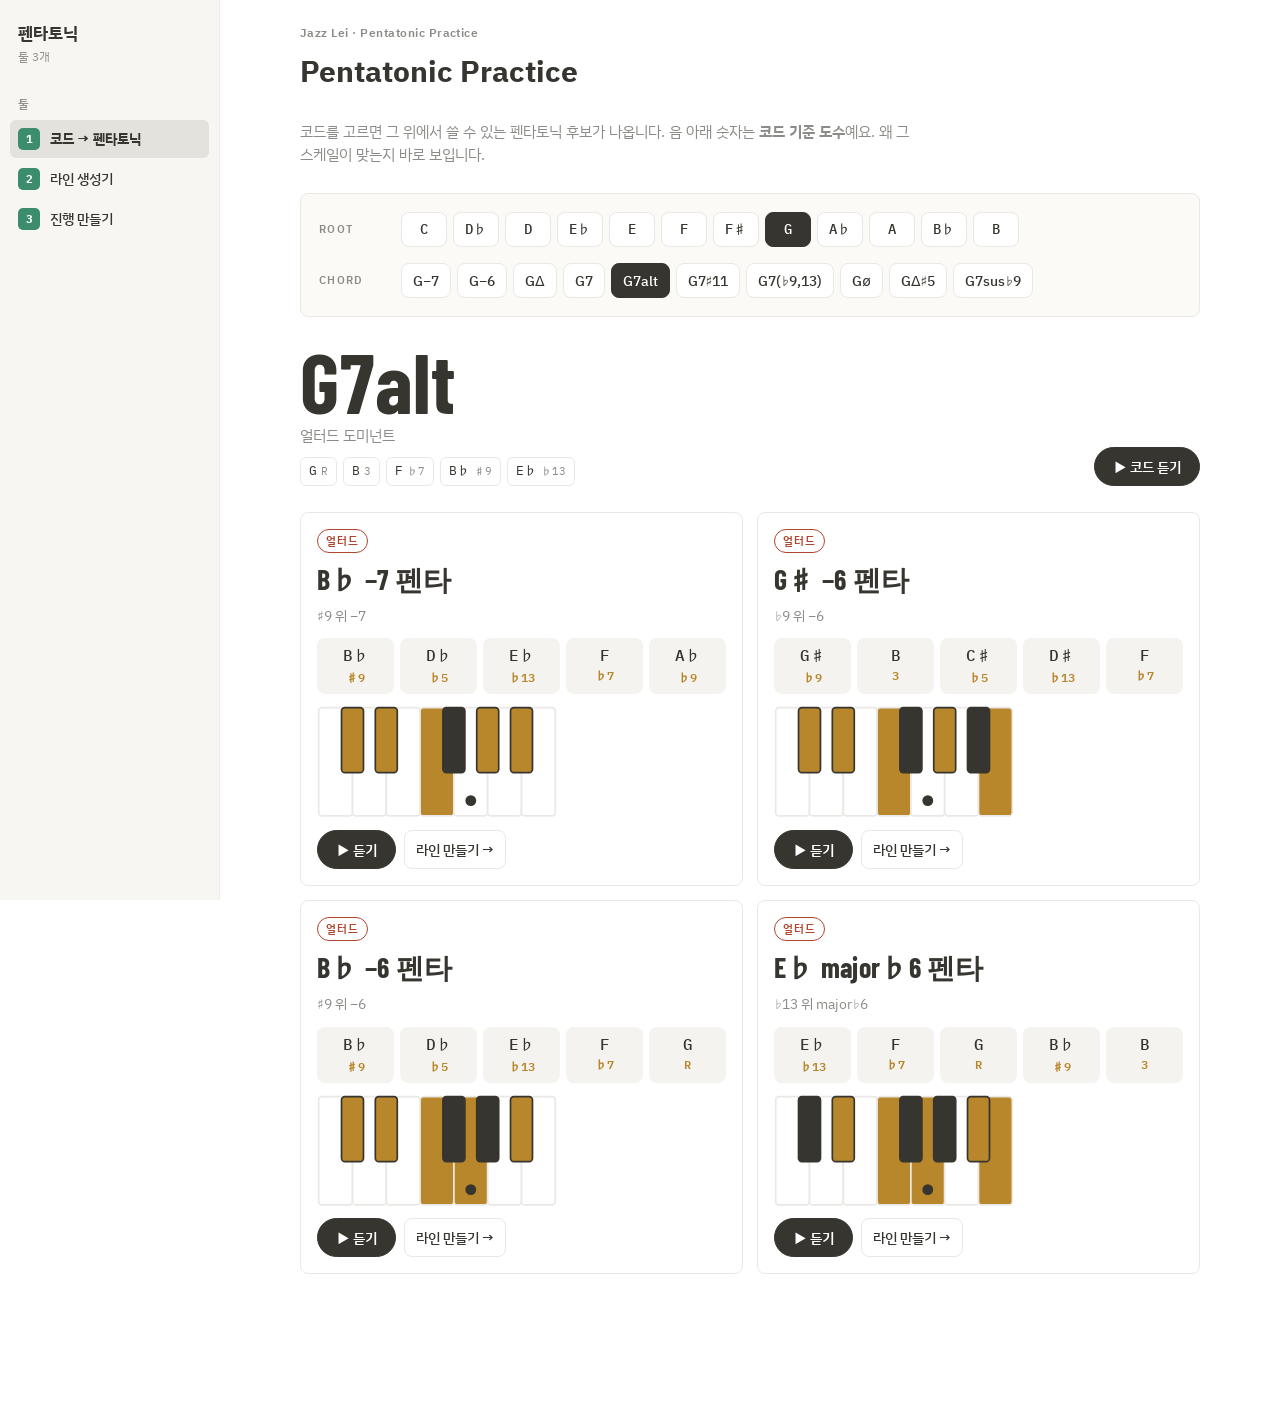
<file: practice/pentatonic.html>
<!doctype html><html lang="ko"><head><meta charset=utf8><script src="/i18n.js"></script><meta name=viewport content="width=device-width,initial-scale=1,viewport-fit=cover"><style>:root{color-scheme:light;box-sizing:border-box;padding-top:env(safe-area-inset-top,0px);padding-bottom:env(safe-area-inset-bottom,0px)}html{scroll-padding-top:env(safe-area-inset-top,0px)}body{margin:0;padding:0;font:14px -apple-system,BlinkMacSystemFont,sans-serif;background:#fff;color:#000}img{max-width:100%}[hidden]:not([hidden=until-found i]){display:none!important}</style></head><body>
<script>/* 사이트 디자인(B안): 밝은 노트 화면 · 왼쪽 목차 · 아래쪽 재생 바 */document.documentElement.classList.add('skin-b');document.documentElement.dataset.theme='light';</script><link rel="stylesheet" href="penta-skin-b.css">
<title>Pentatonic Practice</title>
<meta name="claude:viewport-fit-sides" content="cover">
<link rel="preconnect" href="https://fonts.googleapis.com">
<link rel="preconnect" href="https://fonts.gstatic.com" crossorigin>
<link rel="stylesheet" href="https://fonts.googleapis.com/css2?family=Barlow+Condensed:wght@600;700&family=IBM+Plex+Mono:wght@400;500&family=IBM+Plex+Sans+KR:wght@400;500;600&family=Noto+Music&display=swap">
<style>
/* Layout: mustard brand band on top, two tool tabs; tool = controls row + result surface */
:root{
  --paper:#eef1f4; --panel:#ffffff; --ink:#15202b; --muted:#5d6b78; --line:#d5dce3; --soft:#e4e9ee;
  --mustard:#c9962b; --mustard-soft:#f6ecd6; --band:#D9A61C; --band-ink:#17150E;
  --tag-base:#15202b; --tag-ext:#5F5A49; --tag-color:#2C6A88; --tag-alt:#B0452D; --tag-dim:#6B4E96;
  --f-display:"Barlow Condensed","Arial Narrow",sans-serif;
  --f-body:"IBM Plex Sans KR","Apple SD Gothic Neo","Malgun Gothic",system-ui,sans-serif;
  --f-mono:"IBM Plex Mono",ui-monospace,Menlo,monospace;
  --f-music:"Noto Music","Bravura","Segoe UI Symbol",serif;
}
@media (prefers-color-scheme: dark){:root:not([data-theme="light"]){
  --paper:#12171c; --panel:#1b2229; --ink:#e8edf2; --muted:#93a1ae; --line:#2e3943; --soft:#232c35;
  --mustard:#e0b04a; --mustard-soft:#3a3122; --band:#D9A61C; --band-ink:#17150E;
  --tag-base:#e8edf2; --tag-ext:#B5AF9E; --tag-color:#71B6D6; --tag-alt:#E8826A; --tag-dim:#B9A0E0; color-scheme:dark}}
:root[data-theme="dark"]{
  --paper:#12171c; --panel:#1b2229; --ink:#e8edf2; --muted:#93a1ae; --line:#2e3943; --soft:#232c35;
  --mustard:#e0b04a; --mustard-soft:#3a3122; --band:#D9A61C; --band-ink:#17150E;
  --tag-base:#e8edf2; --tag-ext:#B5AF9E; --tag-color:#71B6D6; --tag-alt:#E8826A; --tag-dim:#B9A0E0; color-scheme:dark}
*{box-sizing:border-box}
body{background:var(--paper);color:var(--ink);font-family:var(--f-body);font-size:15px;line-height:1.55}
.wrap{max-width:1100px;margin:0 auto;padding-left:max(16px,env(safe-area-inset-left,0px));padding-right:max(16px,env(safe-area-inset-right,0px))}
header.band{background:var(--paper);color:var(--ink)}
header .wrap{padding-block:24px 0;display:flex;flex-direction:column;gap:10px}
.brand{font-family:var(--f-mono);letter-spacing:.08em;text-transform:uppercase;font-size:12px;color:var(--muted)}
h1{font-family:var(--f-body);font-weight:700;font-size:26px;line-height:1.25;margin:0;text-wrap:balance}
.tabs{display:flex;gap:6px;flex-wrap:wrap;margin-top:6px;padding-bottom:14px;border-bottom:1px solid var(--line)}
.tab{font:500 14px var(--f-body);border:0;background:transparent;color:var(--muted);padding:8px 14px;border-radius:8px;cursor:pointer}
.tab:hover{color:var(--ink);background:var(--soft)}
.tab[aria-selected="true"]{background:var(--mustard);color:var(--band-ink)}
.tab:focus-visible,button:focus-visible,select:focus-visible,input:focus-visible{outline:2px solid var(--mustard);outline-offset:2px}
main .wrap{padding-block:20px 48px;display:flex;flex-direction:column;gap:26px}
.lead{color:var(--muted);max-width:68ch;margin:0}
.ctl{display:flex;flex-direction:column;gap:16px;background:var(--panel);border:1px solid var(--line);border-radius:12px;padding:18px}
.row{display:flex;flex-wrap:wrap;gap:10px 18px;align-items:center}
.lbl{font:600 11px var(--f-body);letter-spacing:.12em;text-transform:uppercase;color:var(--muted);min-width:64px}
.seg{display:flex;flex-wrap:wrap;gap:6px}
.btn{font:500 14px var(--f-body);border:1px solid var(--line);background:var(--paper);color:var(--ink);border-radius:8px;padding:7px 11px;cursor:pointer;min-width:40px;transition:background .12s,border-color .12s}
.btn:hover{border-color:var(--mustard)}
.btn[aria-pressed="true"]{background:var(--ink);color:var(--paper);border-color:var(--ink)}
.btn.key{font-family:var(--f-mono);min-width:46px}
.btn.primary{background:var(--mustard);border-color:var(--mustard);color:var(--band-ink);font-weight:600;padding:9px 18px}
.btn.primary:hover{filter:brightness(1.05)}
.btn.ghost{background:transparent}
.hint{font-size:13px;color:var(--muted)}
/* chord hero */
.hero{display:flex;flex-wrap:wrap;gap:12px 28px;align-items:flex-end;justify-content:space-between}
.chordname{font-family:var(--f-display);font-weight:700;font-size:clamp(48px,9vw,84px);line-height:.9;letter-spacing:.01em}
.chordko{color:var(--muted);margin-top:6px}
.tones{display:flex;flex-wrap:wrap;gap:6px;margin-top:10px}
.tone{font-family:var(--f-mono);font-size:13px;border:1px solid var(--line);border-radius:6px;padding:3px 8px;background:var(--panel)}
.tone small{color:var(--muted);margin-left:4px}
/* option cards */
.cards{display:grid;grid-template-columns:repeat(auto-fill,minmax(min(100%,300px),1fr));gap:14px}
.card{background:var(--panel);border:1px solid var(--line);border-radius:12px;padding:16px;display:flex;flex-direction:column;gap:12px;min-width:0}
.card h3{margin:0;font-family:var(--f-display);font-weight:700;font-size:28px;line-height:1;letter-spacing:.01em}
.card p{margin:0;color:var(--muted);font-size:14px}
.tag{align-self:flex-start;font:600 11px var(--f-body);letter-spacing:.1em;padding:3px 8px;border-radius:999px;border:1px solid currentColor}
.tag.base{color:var(--tag-base)} .tag.ext{color:var(--tag-ext)} .tag.color{color:var(--tag-color)} .tag.alt{color:var(--tag-alt)} .tag.dim{color:var(--tag-dim)}
.notes{display:grid;grid-template-columns:repeat(5,1fr);gap:6px}
.nt{background:var(--soft);border-radius:8px;padding:7px 4px;text-align:center;font-variant-numeric:tabular-nums}
.nt b{display:block;font:500 16px var(--f-mono)}
.nt span{display:block;font:600 12px var(--f-mono);color:var(--mustard)}
.kb{width:100%;max-width:240px;height:auto;display:block}
.cardfoot{display:flex;gap:8px;flex-wrap:wrap;margin-top:auto}
/* line generator */
.formula{font-family:var(--f-mono);font-size:13px;color:var(--muted)}
.staffbox{background:var(--panel);border:1px solid var(--line);border-radius:12px;padding:14px 10px;min-width:0}
.staffhead{display:flex;flex-wrap:wrap;justify-content:space-between;gap:8px;align-items:baseline;padding:0 6px 6px}
.staffhead strong{font-family:var(--f-display);font-size:26px;letter-spacing:.01em}
#staff{overflow-x:auto}
#staff svg{display:block;width:100%;min-width:680px;height:auto}
.st-bar{stroke:var(--ink);stroke-width:1.2}
.st-time{font:700 21px var(--f-display);fill:var(--ink)}
.st-note.hollow ellipse{fill:none;stroke:var(--ink);stroke-width:1.8}
.st-note.hollow.on ellipse{fill:none;stroke:var(--mustard)}
.st-line{stroke:var(--ink);stroke-width:1;opacity:.55}
.st-led{stroke:var(--ink);stroke-width:1.2}
.st-sep{stroke:var(--mustard);stroke-width:1.5;stroke-dasharray:3 3}
.st-clef{font-family:var(--f-music);fill:var(--ink)}
.st-note ellipse{fill:var(--ink);transition:fill .08s}
.st-note text.acc{font-family:var(--f-music);fill:var(--ink);font-size:17px}
.st-note text.nm{font:500 11px var(--f-mono);fill:var(--muted);text-anchor:middle}
.st-note.on ellipse{fill:var(--mustard)}
.st-note.on text.nm{fill:var(--mustard);font-weight:600}
.st-gnum{font:600 10px var(--f-mono);fill:var(--muted)}
.st-stem{stroke:var(--ink);stroke-width:1.3}
.st-beam{fill:var(--ink)}
.chips{display:flex;flex-wrap:wrap;gap:6px}
.chip{font:500 13px var(--f-mono);border:1px solid var(--line);background:var(--paper);color:var(--ink);border-radius:999px;padding:4px 10px;cursor:pointer}
.chip:hover{border-color:var(--mustard)}
.tempo{display:flex;align-items:center;gap:10px}
.tempo input[type=range]{width:160px;accent-color:var(--mustard)}
.tempo output{font:500 14px var(--f-mono);min-width:64px}
select{font:500 14px var(--f-body);background:var(--paper);color:var(--ink);border:1px solid var(--line);border-radius:8px;padding:7px 10px}
label.chk{display:flex;align-items:center;gap:6px;font-size:14px;cursor:pointer}
label.chk input{accent-color:var(--mustard);width:16px;height:16px}
.bars{display:grid;grid-template-columns:repeat(4,minmax(0,1fr));gap:8px}
@media (max-width:680px){.bars{grid-template-columns:repeat(2,minmax(0,1fr))}}
.bar{border:1px solid var(--line);border-radius:10px;background:var(--panel);padding:8px;display:flex;flex-direction:column;gap:6px;min-width:0}
.bar-head{font:600 11px var(--f-mono);color:var(--muted)}
.slots{display:flex;gap:6px}
.slot{flex:1;min-width:0;border:1px solid var(--line);border-radius:8px;background:var(--paper);color:var(--ink);padding:8px 8px 7px;text-align:left;cursor:pointer}
.slot:hover{border-color:var(--mustard)}
.slot b{display:block;font:700 21px/1.05 var(--f-display);white-space:nowrap;overflow:hidden;text-overflow:ellipsis}
.slot span{display:block;font:500 12px var(--f-mono);color:var(--mustard);margin-top:3px;white-space:nowrap;overflow:hidden;text-overflow:ellipsis}
.slot[aria-pressed="true"]{border-color:var(--mustard);box-shadow:inset 0 0 0 1.5px var(--mustard);background:var(--mustard-soft)}
.edtitle{font:700 22px var(--f-display);letter-spacing:.01em}
.optag{opacity:.65;font-size:11px;margin-left:2px}
.st-chord{font:700 18px var(--f-display);fill:var(--ink)}
.st-psub{font:500 11px var(--f-mono);fill:var(--mustard)}
footer{color:var(--muted);font-size:12.5px;border-top:1px solid var(--line);padding-top:14px}
@media (max-width:520px){.lbl{min-width:100%}.tempo input[type=range]{width:120px}}
@media (prefers-reduced-motion:reduce){*{transition:none!important}}
.mixbar{position:sticky;top:env(safe-area-inset-top,0px);z-index:5;background:var(--paper);border-bottom:1px solid var(--line)}
.mixbar .wrap{display:flex;align-items:center;gap:10px;flex-wrap:wrap;padding-block:10px}
.mix{display:flex;flex-wrap:wrap;gap:6px}
.mix label{display:flex;align-items:center;gap:6px;font-size:13px;border:1px solid var(--line);border-radius:999px;padding:4px 10px;cursor:pointer;user-select:none;background:var(--panel)}
.mix label:has(input:checked){background:var(--ink);color:var(--paper);border-color:var(--ink)}
.mix input{accent-color:var(--paper);margin:0}
.fold{margin-left:auto;order:9}
.mixbar.folded .mix{display:none}
</style>

<header class="band">
  <div class="wrap">
    <div class="brand">Jazz Lei · Pentatonic Practice</div>
    <h1>Pentatonic Practice</h1>
    <div class="tabs" role="tablist">
      <button class="tab" role="tab" id="tab-chords" aria-selected="true" aria-controls="panel-chords">코드 → 펜타토닉</button>
      <button class="tab" role="tab" id="tab-lines" aria-selected="false" aria-controls="panel-lines">라인 생성기</button>
      <button class="tab" role="tab" id="tab-prog" aria-selected="false" aria-controls="panel-prog">진행 만들기</button>
    </div>
  </div>
</header>
<div class="mixbar" id="mixbar" hidden><div class="wrap">
  <button class="btn primary" id="m-play">▶ 재생</button>
  <button class="btn ghost fold" id="m-fold" type="button" aria-expanded="true">접기</button>
  <div class="mix" role="group" aria-label="소리 켜고 끄기">
    <label><input type="checkbox" id="m-mel" checked> 멜로디</label>
    <label><input type="checkbox" id="m-comp" checked> 반주 (베이스·드럼)</label>
    <label><input type="checkbox" id="m-click"> 2·4박 클릭</label>
  </div>
</div></div>

<main>
  <!-- ===== Tab 1 ===== -->
  <section id="panel-chords" role="tabpanel" aria-labelledby="tab-chords">
    <div class="wrap">
      <p class="lead">코드를 고르면 그 위에서 쓸 수 있는 펜타토닉 후보가 나옵니다. 음 아래 숫자는 <b>코드 기준 도수</b>예요. 왜 그 스케일이 맞는지 바로 보입니다.</p>
      <div class="ctl">
        <div class="row"><span class="lbl">Root</span><div class="seg" id="c-roots"></div></div>
        <div class="row"><span class="lbl">Chord</span><div class="seg" id="c-types"></div></div>
      </div>
      <div class="hero">
        <div>
          <div class="chordname" id="c-name">G7alt</div>
          <div class="chordko" id="c-ko"></div>
          <div class="tones" id="c-tones"></div>
        </div>
        <button class="btn primary" id="c-playchord">▶ 코드 듣기</button>
      </div>
      <div class="cards" id="c-cards"></div>
    </div>
  </section>

  <!-- ===== Tab 2 ===== -->
  <section id="panel-lines" role="tabpanel" aria-labelledby="tab-lines" hidden>
    <div class="wrap">
      <p class="lead">펜타토닉, 공식, 시작음을 고르면 4음 그룹 라인이 만들어집니다. 스케일만 바꿔서 같은 공식을 쳐보면 "한 음만 바뀌는" 차이가 손에 들어와요.</p>
      <div class="ctl">
        <div class="row"><span class="lbl">Root</span><div class="seg" id="l-roots"></div></div>
        <div class="row"><span class="lbl">Scale</span><div class="seg" id="l-types"></div></div>
        <div class="row"><span class="lbl">Formula</span><div class="seg" id="l-forms"></div><label class="chk"><input type="checkbox" id="l-round" checked>상하행 왕복</label></div>
        <div class="row"><span class="lbl">Start</span><div class="seg" id="l-starts"></div><span class="formula" id="l-formtext"></span></div>
        <div class="row">
          <span class="lbl">Play</span>
          <div class="tempo"><input type="range" id="l-tempo" min="60" max="350" step="2" value="140" aria-label="템포"><output id="l-tempo-out">140 bpm</output></div>
          <div class="tempo"><span class="hint">스윙</span><input type="range" id="l-swing" min="50" max="70" step="1" value="60" aria-label="멜로디 스윙 비율"><output id="l-swing-out">60%</output></div>
        </div>
        <div class="row">
          <span class="lbl">Loop</span>
          <label class="chk"><input type="checkbox" id="l-loop">반복 재생</label>
          <select id="l-move" aria-label="반복할 때 키 이동">
            <option value="0">같은 키</option>
            <option value="1">반음씩 ↑</option>
            <option value="-1">반음씩 ↓</option>
            <option value="5">4도씩 (사이클)</option>
          </select>
        </div>
        <div class="row">
          <button class="btn primary" id="l-play">▶ 재생</button>
          <button class="btn" id="l-stop">■ 정지</button>
          <button class="btn ghost" id="l-random">랜덤 skip/step 라인</button>
        </div>
      </div>
      <div class="staffbox">
        <div class="staffhead"><strong id="l-title">C −7 펜타</strong><span class="hint" id="l-sub"></span></div>
        <div id="staff"></div>
      </div>
      <div>
        <div class="lbl" style="margin-bottom:8px">이 펜타가 맞는 코드</div>
        <div class="chips" id="l-fits"></div>
      </div>
      <footer>개념 정리 출처: Jerry Bergonzi, <i>Inside Improvisation Vol.2 – Pentatonics</i>. 개인 연습·레슨용 미리보기입니다.</footer>
    </div>
  </section>
  <!-- ===== Tab 3 ===== -->
  <section id="panel-prog" role="tabpanel" aria-labelledby="tab-prog" hidden>
    <div class="wrap">
      <p class="lead">8마디 코드 진행을 직접 만들고, 코드마다 쓸 펜타를 고르면 그 진행 위로 8분음표 라인이 만들어집니다. 위쪽 멜로디 버튼을 끄면 베이스·드럼 반주만 나와서 직접 즉흥해볼 수 있어요.</p>
      <div class="ctl">
        <div class="row"><span class="lbl">Preset</span><div class="seg" id="p-presets"></div></div>
        <div class="row"><span class="lbl">Key</span><button class="btn" id="p-down">반음 ↓</button><button class="btn" id="p-up">반음 ↑</button><span class="hint">진행 전체를 옮겨요</span></div>
      </div>
      <div class="bars" id="p-bars"></div>
      <div class="ctl editor">
        <div class="row" style="justify-content:space-between"><strong class="edtitle" id="p-sel"></strong><button class="btn" id="p-split"></button></div>
        <div class="row"><span class="lbl">Root</span><div class="seg" id="p-roots"></div></div>
        <div class="row"><span class="lbl">Chord</span><div class="seg" id="p-types"></div></div>
        <div class="row"><span class="lbl">Penta</span><div class="seg" id="p-opts"></div></div>
      </div>
      <div class="ctl">
        <div class="row"><span class="lbl">Formula</span><div class="seg" id="p-forms"></div><label class="chk"><input type="checkbox" id="p-mix">코드마다 공식 섞기</label><button class="btn ghost" id="p-regen">다시 만들기</button></div>
        <div class="row">
          <span class="lbl">Play</span>
          <div class="tempo"><input type="range" id="p-tempo" min="60" max="350" step="2" value="140" aria-label="템포"><output id="p-tempo-out">140 bpm</output></div>
          <div class="tempo"><span class="hint">스윙</span><input type="range" id="p-swing" min="50" max="70" step="1" value="60" aria-label="멜로디 스윙 비율"><output id="p-swing-out">60%</output></div>
        </div>
        <div class="row">
          <span class="lbl">Loop</span>
          <label class="chk"><input type="checkbox" id="p-loop">반복 재생</label>
          <select id="p-move" aria-label="반복할 때 키 이동">
            <option value="0">같은 키</option>
            <option value="1">반음씩 ↑</option>
            <option value="-1">반음씩 ↓</option>
            <option value="5">4도씩 (사이클)</option>
          </select>
        </div>
        <div class="row"><button class="btn primary" id="p-play">▶ 재생</button><button class="btn" id="p-stop">■ 정지</button></div>
      </div>
      <div class="staffbox">
        <div class="staffhead"><strong>진행 위 라인</strong><span class="hint" id="p-sub"></span></div>
        <div id="p-staff"></div>
      </div>
      <footer>개념 정리 출처: Jerry Bergonzi, <i>Inside Improvisation Vol.2 – Pentatonics</i>. 개인 연습·레슨용 미리보기입니다.</footer>
    </div>
  </section>
</main>

<script>
(function(){
const FLAT=['C','Db','D','Eb','E','F','Gb','G','Ab','A','Bb','B'];
const SHARP=['C','C#','D','D#','E','F','F#','G','G#','A','A#','B'];
const ROOT=['C','Db','D','Eb','E','F','F#','G','Ab','A','Bb','B'];
const pretty=s=>s.replace(/([A-G])b/g,'$1♭').replace(/#/g,'♯');
const mod=(n,m)=>((n%m)+m)%m;

const PT={
  min7:{ints:[0,3,5,7,10],name:'−7'},
  min6:{ints:[0,3,5,7,9],name:'−6'},
  majb6:{ints:[0,2,4,7,8],name:'major♭6'},
  m7b5:{ints:[0,3,5,6,10],name:'−7♭5'},
  majb2:{ints:[0,1,4,7,9],name:'major♭2'},
  wt:{ints:[0,4,6,8,10],name:'홀톤'}
};
const PT_ORDER=['min7','min6','majb6','m7b5','majb2','wt'];
const TAGS={base:'기본',ext:'확장',color:'컬러',alt:'얼터드',dim:'디미니시'};
const BASE_DEG={0:'R',1:'♭9',2:'9',3:'♯9',4:'3',5:'11',6:'♯11',7:'5',8:'♭13',9:'13',10:'♭7',11:'7'};

const CHORDS=[
 {id:'m7',suf:'−7',ko:'마이너7 · Dorian / II−7',voice:[0,3,7,10,14],deg:{3:'♭3'},opts:[
   [0,'min7','base','루트 위. 가장 기본이 되는 소리'],
   [7,'min7','ext','5도 위. ♭3 대신 9th가 들어와 열린 소리'],
   [2,'min7','ext','2도 위. 9th·11th·13th 중심의 컬러']]},
 {id:'m6',suf:'−6',ko:'토닉 마이너 · −6 / −Δ',voice:[0,3,7,9,14],deg:{3:'♭3',9:'6'},opts:[
   [0,'min6','base','루트 위 −6'],
   [2,'min6','ext','온음 위. 7th·9th가 들어옴'],
   [7,'majb6','color','5도 위 major♭6 (멜로딕 마이너 사운드)'],
   [11,'wt','color','반음 아래 홀톤 펜타 (−Δ 컬러)']]},
 {id:'maj7',suf:'Δ',ko:'메이저7 · Ionian / Lydian',voice:[0,4,7,11,14],deg:{9:'6'},opts:[
   [9,'min7','base','6도 위 (관계단조) −7'],
   [4,'min7','ext','3도 위. 7th·9th 포함'],
   [11,'min7','ext','7도 위. ♯11이 들어와 리디안 사운드']]},
 {id:'7',suf:'7',ko:'도미넌트 · Mixolydian (인사이드)',voice:[0,4,10,14,21],deg:{},opts:[
   [9,'min7','base','13th 위 −7'],
   [7,'min6','base','5도 위 −6']]},
 {id:'7alt',suf:'7alt',ko:'얼터드 도미넌트',voice:[0,4,10,15,20],deg:{6:'♭5'},opts:[
   [3,'min7','alt','♯9 위 −7'],
   [1,'min6','alt','♭9 위 −6'],
   [3,'min6','alt','♯9 위 −6'],
   [8,'majb6','alt','♭13 위 major♭6']]},
 {id:'7s11',suf:'7♯11',ko:'리디안 도미넌트',voice:[0,4,10,14,18],deg:{},opts:[
   [7,'min6','base','5도 위 −6'],
   [9,'min6','color','13th 위 −6. ♯11이 들어옴'],
   [2,'majb6','color','9th 위 major♭6'],
   [6,'wt','color','♯11 위 홀톤 펜타']]},
 {id:'7b9',suf:'7(♭9,13)',ko:'디미니시 도미넌트 · Half-Whole',voice:[0,4,10,13,21],deg:{},opts:[
   [0,'majb2','dim','루트 위 major♭2'],
   [3,'majb2','dim','♯9 위 major♭2'],
   [6,'majb2','dim','♯11 위 major♭2'],
   [9,'majb2','dim','13th 위 major♭2']]},
 {id:'m7b5',suf:'ø',ko:'하프 디미니시 · Locrian',voice:[0,3,6,10,15],deg:{3:'♭3',6:'♭5'},opts:[
   [3,'min6','base','♭3 위 −6'],
   [0,'m7b5','base','루트 위 −7♭5'],
   [5,'min7','ext','4도 위 −7'],
   [10,'majb6','color','♭7 위 major♭6. 9th가 들어옴 (Locrian ♮2)']]},
 {id:'maj7s5',suf:'Δ♯5',ko:'리디안 오그먼티드',voice:[0,4,8,11,14],deg:{8:'♯5'},opts:[
   [4,'majb6','base','3도 위 major♭6'],
   [11,'min6','ext','7도 위 −6']]},
 {id:'7susb9',suf:'7sus♭9',ko:'서스 ♭9 (Phrygian)',voice:[0,5,10,13,19],deg:{5:'4'},opts:[
   [10,'min6','base','♭7 위 −6']]}
];

/* spelling: pick flat or sharp names, fewer accidentals wins */
function spell(rootPc, ints){
  const pcs=ints.map(i=>mod(rootPc+i,12));
  const acc=a=>pcs.reduce((n,p)=>n+(a[p].length>1?1:0),0);
  const fa=acc(FLAT), sa=acc(SHARP);
  let useSharp = sa<fa || (sa===fa && [1,4,6,8,9,11].includes(rootPc));
  if(rootPc===1 && fa<=sa) useSharp=false;
  const tbl=useSharp?SHARP:FLAT;
  return pcs.map(p=>tbl[p]);
}
const pentName=(rootPc,type)=>pretty(spell(rootPc,PT[type].ints)[0])+' '+PT[type].name+' 펜타';
const degLabel=(ch,semi)=> ch.deg[semi]!==undefined?ch.deg[semi]:BASE_DEG[semi];

/* ===== Audio ===== */
let ctx=null, master=null, timers=[];
// 아이폰 무음(진동) 모드에서도 소리가 나게: 오디오 세션을 '재생'으로 바꾸고, 소리 없는 오디오를 같이 틀어 둠
const IOSU=(()=>{ let el=null; return { on(){ try{ if(navigator.audioSession) navigator.audioSession.type='playback'; }catch(e){}
  try{ if(!el){ el=new Audio('[data-uri]'); el.loop=true; el.setAttribute('playsinline',''); } const p=el.play(); if(p&&p.catch) p.catch(()=>{}); }catch(e){} },
  off(){ try{ if(el) el.pause(); }catch(e){} } }; })();
function ac(){
  if(!ctx){const C=window.AudioContext||window.webkitAudioContext; if(!C) return null; ctx=new C(); newMaster();}
  if(ctx.state==='suspended') ctx.resume();
  IOSU.on();
  return ctx;
}
let BUS={};
function newMaster(){ master=ctx.createGain(); master.gain.value=0.8; master.connect(ctx.destination);
  BUS={}; ['mel','comp','click'].forEach(k=>{ const g=ctx.createGain(); g.gain.value=document.getElementById('m-'+k).checked?1:0; g.connect(master); BUS[k]=g; }); }
['mel','comp','click'].forEach(k=>document.getElementById('m-'+k).addEventListener('change',e=>{ if(BUS[k]&&ctx) BUS[k].gain.setTargetAtTime(e.target.checked?1:0,ctx.currentTime,.01); }));
/* 반주: 콘트라베이스 워킹 + 드럼(라이드·스네어 컴핑) — 실제 악기 샘플 (FluidR3 GM, MIT). Song Practice와 같은 소리 */
let SMP=null, SMP_P=null, BASS_LAST=40;
const BZ=[[29,29,2900],[30,36,3600],[37,41,4100],[42,46,4600],[47,50,5400],[51,54,5400]];
function loadSamples(){
  if(SMP_P) return SMP_P;
  const get=f=>fetch(new URL('samples/'+f,document.baseURI)).then(r=>{ if(!r.ok) throw 0; return r.arrayBuffer(); }).then(b=>new Promise((ok,no)=>ctx.decodeAudioData(b,ok,no)));
  SMP_P=Promise.all([...BZ.map((_,i)=>get('bass'+(i+1)+'.mp3')),get('ride.mp3'),get('snare.mp3'),get('hat.mp3'),get('kick.mp3')])
    .then(a=>{ SMP={bass:a.slice(0,6),ride:a[6],snare:a[7],hat:a[8],kick:a[9]}; }).catch(()=>{ SMP=null; SMP_P=null; });
  return SMP_P; }
function smp(buf,t,vol,rate,dur){ if(!buf) return; const src=ctx.createBufferSource(); src.buffer=buf; src.playbackRate.value=rate||1;
  const g=ctx.createGain(); g.gain.setValueAtTime(vol,t); if(dur){ g.gain.setValueAtTime(vol,t+dur); g.gain.linearRampToValueAtTime(.0001,t+dur+.06); }
  src.connect(g).connect(BUS.comp); src.start(t); src.stop(t+(dur?dur+.1:buf.duration/(rate||1))); }
function pluck(t,m,dur,vol){ if(!SMP) return; let zi=BZ.findIndex(z=>m>=z[0]&&m<=z[1]); if(zi<0) zi=m<29?0:5; smp(SMP.bass[zi],t,vol,Math.pow(2,(m*100-BZ[zi][2])/1200),dur); }
const SNC=[[[1,1]],[[3,1]],[[1,1],[3,0]],[[2,1]],[],[[0,1],[3,1]],[[3,1]],[[1,0],[2,1]]];
function drums(t,beat,spb,swr,bar){ if(!SMP) return; const off=t+swr*spb;
  smp(SMP.ride,t,beat%2?.22:.17); if(beat%2) smp(SMP.ride,off,.13);
  if(beat%2) smp(SMP.hat,t,.16); smp(SMP.kick,t,.06);
  SNC[((bar*5+3)%SNC.length+SNC.length)%SNC.length].forEach(([b,f])=>{ if(b===beat) smp(SMP.snare,f?off:t,f?.1:.07); }); }
const BLO=31, BHI=50, bnear=(pc,from)=>{ let m=from+((pc-from)%12+12)%12; if(m-from>6) m-=12; while(m<BLO) m+=12; while(m>BHI) m-=12; return m; };
const TONES={m7:[0,3,7,10],m6:[0,3,7,9],maj7:[0,4,7,11],'7':[0,4,7,10],'7alt':[0,4,8,10],'7s11':[0,4,7,10],'7b9':[0,4,7,10],m7b5:[0,3,6,10],maj7s5:[0,4,8,11],'7susb9':[0,5,7,10]};
// 워킹 베이스: 1박 근음, 사이는 코드톤·경과음, 마지막 박은 다음 근음으로 반음 어프로치 (n = 박 수)
function walkLine(r0,type,n,nextR,seedP){
  const tn=(TONES[type]||TONES['7']).map(i=>(r0+i)%12), iv=k=>((tn[k]-tn[0])%12+12)%12, out=[], seed=((seedP/2|0)*5+tn[0])%3;
  for(let c=0;c<n;c+=4){ const st=c===0?bnear(tn[0],BASS_LAST):bnear(tn[2],out[out.length-1]), up=st<=41, r=st-(c===0?0:iv(2));
    const U=[[st,r+iv(1),r+iv(2),r+iv(3)],[st,r+2,r+iv(1),r+iv(2)],[st,r+iv(1),r+iv(2),r+12]];
    const Dn=[[st,r-12+iv(3),r-12+iv(2),r-12+iv(1)],[st,r-12+iv(3),r-12+9,r-12+iv(2)],[st,r-12+iv(2),r-12+iv(1),r-12+2]];
    const pat=(up?U:Dn)[seed].map(m=>{ while(m<BLO) m+=12; while(m>BHI) m-=12; return m; });
    for(let k=0;k<4&&c+k<n;k++) out.push(pat[k]); }
  if(nextR!=null&&n>1){ const pv=out[n-2], nr=bnear(nextR,pv); out[n-1]=nr>pv?nr-1:nr+1; }
  BASS_LAST=out[n-1]; return out; }
function userStop(){ stopAll(); IOSU.off(); }
function stopAll(){
  timers.forEach(clearTimeout); timers=[];
  if(ctx&&master){ try{master.disconnect();}catch(e){} newMaster(); }
  document.querySelectorAll('.st-note.on').forEach(n=>n.classList.remove('on'));
  playing=false; updatePlayBtn();
}
function tone(midi,t,dur,vel,bus){
  const f=440*Math.pow(2,(midi-69)/12);
  const g=ctx.createGain();
  g.gain.setValueAtTime(0.0001,t);
  g.gain.linearRampToValueAtTime(vel,t+0.006);
  g.gain.exponentialRampToValueAtTime(vel*0.4,t+0.18);
  g.gain.exponentialRampToValueAtTime(0.0001,t+dur+0.35);
  const lp=ctx.createBiquadFilter(); lp.type='lowpass'; lp.frequency.value=Math.min(9000,f*7);
  const o1=ctx.createOscillator(); o1.type='triangle'; o1.frequency.value=f;
  const o2=ctx.createOscillator(); o2.type='sine'; o2.frequency.value=f*2;
  const g2=ctx.createGain(); g2.gain.value=0.25;
  o1.connect(lp); o2.connect(g2); g2.connect(lp); lp.connect(g); g.connect(bus||BUS.mel||master);
  o1.start(t); o2.start(t); o1.stop(t+dur+0.4); o2.stop(t+dur+0.4);
}
function click(t,acc){
  const o=ctx.createOscillator(), g=ctx.createGain();
  o.type='square'; o.frequency.value=acc?1800:1200;
  g.gain.setValueAtTime(acc?0.3:0.24,t); g.gain.exponentialRampToValueAtTime(0.0001,t+0.05);
  o.connect(g); g.connect(BUS.click||master); o.start(t); o.stop(t+0.05);
}
function countIn(t,acc){ const o=ctx.createOscillator(), g=ctx.createGain(); o.type='square'; o.frequency.value=acc?1800:1200; g.gain.setValueAtTime(acc?0.3:0.24,t); g.gain.exponentialRampToValueAtTime(0.0001,t+0.05); o.connect(g); g.connect(master); o.start(t); o.stop(t+0.05); }
function chordPad(rootPc,voice,t,dur){
  const base=48+rootPc - (rootPc>5?12:0);
  tone(base-12,t,dur,0.10,master);
  voice.forEach(v=>tone(base+v,t,dur,0.07,master));
}

/* ===== Tab switching ===== */
const tabs={chords:[document.getElementById('tab-chords'),document.getElementById('panel-chords')],
            lines:[document.getElementById('tab-lines'),document.getElementById('panel-lines')],
            prog:[document.getElementById('tab-prog'),document.getElementById('panel-prog')]};
let CURTAB='chords';
(()=>{ const bar=document.getElementById('mixbar'), btn=document.getElementById('m-fold'); const set=f=>{ bar.classList.toggle('folded',f); btn.setAttribute('aria-expanded',String(!f)); btn.textContent=f?'펼치기':'접기'; try{localStorage.setItem('jl-fold',f?'1':'0');}catch(e){} };
  let f0=false; try{ f0=localStorage.getItem('jl-fold')==='1'; }catch(e){} set(f0); btn.onclick=()=>set(!bar.classList.contains('folded')); })();
document.getElementById('m-play').onclick=()=>{ if(playing) userStop(); else if(CURTAB==='lines') playLine(); else if(CURTAB==='prog') playProg(); };
function showTab(k){
  stopAll(); // 다른 툴로 넘어가면 재생 멈춤
  Object.entries(tabs).forEach(([key,[t,p]])=>{const on=key===k; t.setAttribute('aria-selected',on); p.hidden=!on;});
  if(k==='lines') renderStaff();
  if(k==='prog') renderProg();
  document.getElementById('mixbar').hidden=k==='chords'; CURTAB=k;
  try{localStorage.setItem('pp-tab',k);}catch(e){}
}
/* 탭 = 주소의 #penta-chords / #penta-lines / #penta-prog (홈페이지 목록 항목과 같은 이름) */
function go(k){ if(location.hash==='#penta-'+k) showTab(k); else location.hash='penta-'+k; }
tabs.chords[0].onclick=()=>go('chords');
tabs.lines[0].onclick=()=>go('lines');
tabs.prog[0].onclick=()=>go('prog');

/* ===== Tab 1 ===== */
const C={root:7,chord:'7alt'};
function keyboard(pcs,rootPc){
  const W=[0,2,4,5,7,9,11], B={1:0,3:1,6:3,8:4,10:5};
  const kw=20,h=64; let s=`<svg class="kb" viewBox="0 0 ${kw*7+2} ${h+2}" role="img" aria-label="건반">`;
  W.forEach((pc,i)=>{
    const on=pcs.includes(pc);
    s+=`<rect x="${1+i*kw}" y="1" width="${kw}" height="${h}" rx="2" fill="${on?'var(--mustard)':'var(--panel)'}" stroke="var(--line)"/>`;
    if(pc===rootPc) s+=`<circle cx="${1+i*kw+kw/2}" cy="${h-8}" r="3.2" fill="var(--ink)"/>`;
  });
  Object.entries(B).forEach(([pc,i])=>{
    pc=+pc; const on=pcs.includes(pc), x=1+(i+1)*kw-6.5;
    s+=`<rect x="${x}" y="1" width="13" height="${h*0.6}" rx="2" fill="${on?'var(--mustard)':'var(--ink)'}" stroke="var(--ink)"/>`;
    if(pc===rootPc) s+=`<circle cx="${x+6.5}" cy="${h*0.6-7}" r="3" fill="${on?'var(--ink)':'var(--paper)'}"/>`;
  });
  return s+'</svg>';
}
function buildRootButtons(el,getter,setter){
  el.innerHTML='';
  ROOT.forEach((n,pc)=>{
    const b=document.createElement('button'); b.className='btn key'; b.textContent=pretty(n);
    b.setAttribute('aria-pressed',getter()===pc); b.onclick=()=>setter(pc); el.appendChild(b);
  });
}
function renderChords(){
  buildRootButtons(document.getElementById('c-roots'),()=>C.root,pc=>{C.root=pc;renderChords();save();});
  const ct=document.getElementById('c-types'); ct.innerHTML='';
  CHORDS.forEach(ch=>{
    const b=document.createElement('button'); b.className='btn';
    b.textContent=pretty(ROOT[C.root])+ch.suf; b.setAttribute('aria-pressed',C.chord===ch.id);
    b.onclick=()=>{C.chord=ch.id;renderChords();save();}; ct.appendChild(b);
  });
  const ch=CHORDS.find(c=>c.id===C.chord);
  document.getElementById('c-name').textContent=pretty(ROOT[C.root])+ch.suf;
  document.getElementById('c-ko').textContent=ch.ko;
  const toneNames=spell(C.root,ch.voice.map(v=>v%12));
  document.getElementById('c-tones').innerHTML=ch.voice.map((v,i)=>`<span class="tone">${pretty(toneNames[i])}<small>${degLabel(ch,v%12)}</small></span>`).join('');
  const cards=document.getElementById('c-cards'); cards.innerHTML='';
  ch.opts.forEach(([off,type,tag,desc])=>{
    const pr=mod(C.root+off,12), ints=PT[type].ints, names=spell(pr,ints);
    const pcs=ints.map(i=>mod(pr+i,12));
    const card=document.createElement('article'); card.className='card';
    card.innerHTML=`<span class="tag ${tag}">${TAGS[tag]}</span>
      <h3>${pentName(pr,type)}</h3><p>${desc}</p>
      <div class="notes">${names.map((n,i)=>`<div class="nt"><b>${pretty(n)}</b><span>${degLabel(ch,mod(pcs[i]-C.root,12))}</span></div>`).join('')}</div>
      ${keyboard(pcs,C.root)}
      <div class="cardfoot"><button class="btn primary" data-act="play">▶ 듣기</button><button class="btn" data-act="line">라인 만들기 →</button></div>`;
    card.querySelector('[data-act=play]').onclick=()=>playOption(ch,pr,type);
    card.querySelector('[data-act=line]').onclick=()=>{L.root=pr;L.type=type;L.rand=null;renderLines();go('lines');save();window.scrollTo({top:0,behavior:'smooth'});};
    cards.appendChild(card);
  });
}
function playOption(ch,pr,type){
  if(!ac()) return; stopAll();
  const t0=ctx.currentTime+0.06;
  chordPad(C.root,ch.voice,t0,2.6);
  let base=60+pr; if(base>67) base-=12;
  const ints=PT[type].ints.concat([12]); const spb=0.21;
  ints.forEach((iv,i)=>tone(base+iv,t0+0.35+i*spb,spb*0.9,0.22));
  [...ints].reverse().slice(1).forEach((iv,i)=>tone(base+iv,t0+0.35+(ints.length+i)*spb,spb*0.9,0.2));
}
document.getElementById('c-playchord').onclick=()=>{
  if(!ac()) return; stopAll(); const ch=CHORDS.find(c=>c.id===C.chord); chordPad(C.root,ch.voice,ctx.currentTime+0.05,2.4);
};

/* ===== Tab 2 ===== */
const L={root:0,type:'min7',form:5,start:0,rand:null,round:true};
const FORM={1:[-2,-1,2,-1],2:[-1,2,-1,-2],3:[2,-1,-2,-1],4:[-1,-2,-1,2]};
[5,6,7,8].forEach(n=>FORM[n]=FORM[n-4].map(x=>-x));
const MV={'-3':'↓2skip','-2':'↓skip','-1':'↓step','1':'↑step','2':'↑skip','3':'↑2skip'};
const RHY={e:[0.5],eeq:[0.5,0.5,1],eeeeq:[0.5,0.5,0.5,0.5,1]};
let line=[], playing=false;

const mirror=f=>f<=4?f+4:f-4;
const dirOf=f=>f<=4?'↓':'↑';
function movesFor(){
  if(L.rand){
    return L.round ? L.rand.concat(L.rand.slice().reverse().map(x=>-x)) : L.rand;
  }
  const m=[]; for(let g=0;g<5;g++) m.push(...FORM[L.form]);
  if(L.round) for(let g=0;g<5;g++) m.push(...FORM[mirror(L.form)]);
  return m;
}
function makeRandom(){
  const pool=[-2,-1,1,2,-2,-1,1,2,-3,3];
  let moves, ok=false;
  while(!ok){
    moves=[]; let c=0, lo=0, hi=0;
    for(let i=0;i<20;i++){
      let m=pool[Math.floor(Math.random()*pool.length)];
      if(Math.abs(c+m)>9) m=-m;
      c+=m; lo=Math.min(lo,c); hi=Math.max(hi,c); moves.push(m);
    }
    ok = hi-lo<=11;
  }
  return moves;
}
function generate(){
  const ints=PT[L.type].ints, names=spell(L.root,ints);
  let idx=L.start; const seq=[idx];
  movesFor().forEach(m=>{idx+=m;seq.push(idx);});
  let midis=seq.map(i=>60+L.root+12*Math.floor(i/5)+ints[mod(i,5)]);
  const lo=Math.min(...midis), hi=Math.max(...midis);
  let k=Math.round((73-(lo+hi)/2)/12);
  while(hi+12*k>90) k--; while(lo+12*k<52) k++;
  line=seq.map((i,n)=>({midi:midis[n]+12*k,name:names[mod(i,5)]}));
}
function renderLines(){
  buildRootButtons(document.getElementById('l-roots'),()=>L.root,pc=>{L.root=pc;afterChange();});
  const tt=document.getElementById('l-types'); tt.innerHTML='';
  PT_ORDER.forEach(t=>{
    const b=document.createElement('button'); b.className='btn'; b.textContent=PT[t].name;
    b.setAttribute('aria-pressed',L.type===t); b.onclick=()=>{L.type=t;afterChange();}; tt.appendChild(b);
  });
  const ff=document.getElementById('l-forms'); ff.innerHTML='';
  for(let n=1;n<=8;n++){
    const b=document.createElement('button'); b.className='btn key'; b.textContent=n;
    b.title=FORM[n].map(m=>MV[m]).join(' ');
    b.setAttribute('aria-pressed',!L.rand&&L.form===n); b.onclick=()=>{L.form=n;L.rand=null;afterChange();}; ff.appendChild(b);
  }
  const names=spell(L.root,PT[L.type].ints), ss=document.getElementById('l-starts'); ss.innerHTML='';
  names.forEach((n,i)=>{
    const b=document.createElement('button'); b.className='btn key'; b.textContent=pretty(n);
    b.setAttribute('aria-pressed',L.start===i); b.onclick=()=>{L.start=i;afterChange();}; ss.appendChild(b);
  });
  document.getElementById('l-round').checked=L.round;
  const fdesc=f=>`공식 ${f} ${dirOf(f)} (${FORM[f].map(m=>MV[m]).join(' ')})`;
  document.getElementById('l-formtext').textContent = L.rand ? '랜덤 라인 (공식 버튼을 누르면 돌아감)'
    : (L.round ? fdesc(L.form)+'  →  '+fdesc(mirror(L.form)) : fdesc(L.form));
  document.getElementById('l-title').textContent=pentName(L.root,L.type);
  const sub=L.rand?'랜덤':(L.round?`공식 ${L.form}${dirOf(L.form)} → ${mirror(L.form)}${dirOf(mirror(L.form))}`:'공식 '+L.form);
  document.getElementById('l-sub').textContent=sub+' · 시작음 '+pretty(names[L.start])+' · 4/4, 8분음표 '+(L.round?'8마디':'4마디');
  generate(); renderStaff(); renderFits();
}
function afterChange(){ const wasPlaying=playing; stopAll(); renderLines(); save(); if(wasPlaying==='lines') playLine(); }

function renderFits(){
  const el=document.getElementById('l-fits'); el.innerHTML='';
  CHORDS.forEach(ch=>ch.opts.forEach(([off,type])=>{
    if(type!==L.type) return;
    const cr=mod(L.root-off,12);
    const b=document.createElement('button'); b.className='chip'; b.textContent=pretty(ROOT[cr])+ch.suf;
    b.onclick=()=>{C.root=cr;C.chord=ch.id;renderChords();go('chords');save();window.scrollTo({top:0,behavior:'smooth'});};
    el.appendChild(b);
  }));
}

/* staff drawing: stemless noteheads, grouped by 4 like the practice sheets */
const LETTER={C:0,D:1,E:2,F:3,G:4,A:5,B:6};
function staffStep(n){
  let nat=n.midi, acc='';
  if(n.name[1]==='#'){nat=n.midi-1;acc='♯';} else if(n.name[1]==='b'){nat=n.midi+1;acc='♭';}
  const oct=Math.floor(nat/12)-1;
  return {step:LETTER[n.name[0]]+7*oct-30, acc};
}
function drawStaff(box,ln,labels){
  if(!ln.length||box.offsetParent===null) return;
  /* fixed 4/4 grid: 8 eighths per bar, 4 bars per row */
  const sp=9, noteW=27, barPad=12, ngap=10, clefW=46, STEM=28, MINSTEM=22, hx=5.2;
  const barW=8*noteW+2*barPad+ngap, VBW=clefW+4*barW+6;
  const last=ln.length-1, nBars=Math.floor(last/8)+1, nShow=Math.ceil(nBars/4)*4, nRows=nShow/4;
  const rowH=labels?186:164, topPad=labels?74:50;
  const place=i=>{const bar=Math.floor(i/8), k=i%8, row=Math.floor(bar/4), col=bar%4;
    return {row, cx: clefW+col*barW+barPad+k*noteW+(k>=4?ngap:0)+noteW/2};};
  const pts=ln.map((n,i)=>{const {row,cx}=place(i); const {step,acc}=staffStep(n);
    const bottom=row*rowH+topPad+4*sp; return {i,row,cx,step,acc,bottom,y:bottom-step*(sp/2)};});
  let svg=`<svg viewBox="0 0 ${VBW} ${nRows*rowH}" role="img" aria-label="악보: ${ln.map(n=>pretty(n.name)).join(' ')}">`;
  for(let r=0;r<nRows;r++){
    const y0=r*rowH+topPad, bottom=y0+4*sp;
    const barsHere=Math.min(4,nShow-r*4), xEnd=clefW+barsHere*barW;
    for(let l=0;l<5;l++) svg+=`<line class="st-line" x1="4" x2="${xEnd}" y1="${y0+l*sp}" y2="${y0+l*sp}"/>`;
    svg+=`<text class="st-clef" x="6" y="${bottom+9}" font-size="44">𝄞</text>`;
    if(r===0) svg+=`<text class="st-time" x="${clefW-12}" y="${y0+sp*2-1}">4</text><text class="st-time" x="${clefW-12}" y="${bottom-1}">4</text>`;
    for(let c=0;c<barsHere;c++){
      const bx=clefW+(c+1)*barW, bn=r*4+c+1;
      if(!labels) svg+=`<text class="st-gnum" x="${clefW+c*barW+4}" y="${y0-22}">${bn}</text>`;
      if(bn>nBars) svg+=`<rect class="st-beam" x="${clefW+c*barW+barW/2-7}" y="${y0+sp}" width="14" height="5"/>`;
      if(bn===nShow) svg+=`<line class="st-bar" x1="${bx-5}" x2="${bx-5}" y1="${y0}" y2="${bottom}"/><rect class="st-beam" x="${bx-2.5}" y="${y0}" width="3.5" height="${4*sp}"/>`;
      else svg+=`<line class="st-bar" x1="${bx}" x2="${bx}" y1="${y0}" y2="${bottom}"/>`;
    }
  }
  pts.forEach(p=>{
    const {cx,y,step,acc,bottom,i}=p, fin=i===last, hollow=fin;
    let led='';
    for(let k=10;k<=step;k+=2) led+=`<line class="st-led" x1="${cx-9}" x2="${cx+9}" y1="${bottom-k*sp/2}" y2="${bottom-k*sp/2}"/>`;
    for(let k=-2;k>=step;k-=2) led+=`<line class="st-led" x1="${cx-9}" x2="${cx+9}" y1="${bottom-k*sp/2}" y2="${bottom-k*sp/2}"/>`;
    svg+=`<g class="st-note${hollow?' hollow':''}" data-i="${i}">${led}${acc?`<text class="acc" x="${cx-17}" y="${y+5}">${acc}</text>`:''}<ellipse cx="${cx}" cy="${y}" rx="5.6" ry="4" transform="rotate(-20 ${cx} ${y})"/><text class="nm" x="${cx}" y="${bottom+66}">${pretty(ln[i].name)}</text></g>`;
  });
  if(labels) labels.forEach(l=>{const p=pts[l.i]; if(!p) return; const y0=p.bottom-4*sp;
    svg+=`<text class="st-chord" x="${p.cx-7}" y="${y0-50}">${l.text}</text><text class="st-psub" x="${p.cx-7}" y="${y0-35}">${l.sub}</text>`;});
  /* beams: every 4 eighths */
  for(let g=0;g*4+3<last+0&&g*4+3<=last-1;g++){
    const bm=pts.slice(g*4,g*4+4);
    const avg=bm.reduce((s,p)=>s+p.step,0)/4, up=avg<4, sgn=up?-1:1;
    const sx=p=>up?p.cx+hx:p.cx-hx, a=bm[0], b=bm[3];
    let slope=((b.y-a.y))/(sx(b)-sx(a)||1); slope=Math.max(-0.18,Math.min(0.18,slope));
    let c0=a.y+sgn*STEM; const lineY=p=>c0+slope*(sx(p)-sx(a));
    bm.forEach(p=>{const len=(lineY(p)-p.y)*sgn; if(len<MINSTEM) c0+=sgn*(MINSTEM-len);});
    bm.forEach(p=>{svg+=`<line class="st-stem" x1="${sx(p)}" x2="${sx(p)}" y1="${p.y}" y2="${lineY(p)}"/>`;});
    const t=4.5*(up?1:-1);
    svg+=`<polygon class="st-beam" points="${sx(a)-0.65},${lineY(a)} ${sx(b)+0.65},${lineY(b)} ${sx(b)+0.65},${lineY(b)+t} ${sx(a)-0.65},${lineY(a)+t}"/>`;
  }
  /* final note: whole note on beat 1, half note on beat 3 */
  const f=pts[last];
  if(last%8!==0){const u=f.step<4, x=u?f.cx+hx:f.cx-hx; svg+=`<line class="st-stem" x1="${x}" x2="${x}" y1="${f.y}" y2="${f.y+(u?-STEM:STEM)}"/>`;}
  box.innerHTML=svg+'</svg>';
}
function renderStaff(){ drawStaff(document.getElementById('staff'),line); }
let rt; window.addEventListener('resize',()=>{clearTimeout(rt);rt=setTimeout(()=>{renderStaff();drawStaff(document.getElementById('p-staff'),pline,plabels);},120);});

function updatePlayBtn(){ const mp=document.getElementById('m-play'); if(mp) mp.textContent=playing?'■ 정지':'▶ 재생'; document.getElementById('l-play').textContent=playing==='lines'?'▶ 재생 중…':'▶ 재생'; const pb=document.getElementById('p-play'); if(pb) pb.textContent=playing==='prog'?'▶ 재생 중…':'▶ 재생'; }
async function prep(){ if(!ac()) return false; if(!SMP){ await loadSamples(); } return true; }
async function playLine(){
  if(!(await prep())) return; stopAll(); playing='lines'; updatePlayBtn();
  const tempo=+document.getElementById('l-tempo').value, spb=60/tempo;
  const swr=+document.getElementById('l-swing').value/100, clickOn=true;
  const pat=RHY.e;
  const pos=line.map((_,i)=>i*0.5), lastI=line.length-1;
  const lastDur=(lastI%8===0)?4:2, nBars=Math.floor(lastI/8)+1;
  const sw=b=>{ const f=b-Math.floor(b); return Math.abs(f-0.5)<1e-6?Math.floor(b)+swr:b; };
  const lead=clickOn?8:0, t0=ctx.currentTime+0.08; /* 예비박 2마디 */
  const endBeat=lead+Math.ceil(nBars/4)*16;
  for(let b=0;b<endBeat;b++){ if(b<lead){ if(b>=4||b%2===0) countIn(t0+b*spb,b===0||b===4); } else { const bt=(b-lead)%4; if(bt%2) click(t0+b*spb,false); drums(t0+b*spb,bt,spb,2/3,Math.floor((b-lead)/4)); } } /* 라인 생성기는 코드가 정해져 있지 않아서 반주는 드럼만 */
  line.forEach((n,i)=>{
    const start=sw(pos[i]+lead), next=i<lastI?sw(pos[i+1]+lead):start+lastDur;
    const t=t0+start*spb, dur=Math.max(0.08,(next-start)*spb*0.92);
    tone(n.midi,t,dur,0.24);
    timers.push(setTimeout(()=>{
      document.querySelectorAll('.st-note.on').forEach(e=>e.classList.remove('on'));
      const el=document.querySelector(`#staff .st-note[data-i="${i}"]`); if(el) el.classList.add('on');
    },Math.max(0,(t-ctx.currentTime)*1000)));
  });
  const endT=t0+endBeat*spb;
  timers.push(setTimeout(()=>{
    document.querySelectorAll('.st-note.on').forEach(e=>e.classList.remove('on'));
    if(document.getElementById('l-loop').checked){
      const mv=+document.getElementById('l-move').value;
      if(mv){ L.root=mod(L.root+mv,12); renderLines(); save(); }
      playLine();
    } else { playing=false; updatePlayBtn(); IOSU.off(); }
  },Math.max(0,(endT-ctx.currentTime)*1000)));
}
document.getElementById('l-play').onclick=playLine;
document.getElementById('l-stop').onclick=userStop;
document.getElementById('l-random').onclick=()=>{L.rand=makeRandom();afterChange();};
document.getElementById('l-round').onchange=e=>{L.round=e.target.checked;afterChange();};
const tempoEl=document.getElementById('l-tempo');
tempoEl.oninput=()=>{document.getElementById('l-tempo-out').textContent=tempoEl.value+' bpm';};

/* ===== Tab 3: progression builder ===== */
const CH=id=>CHORDS.find(c=>c.id===id);
const mk=(r,t,o=0)=>({r,t,o});
const PRESETS=[
 {name:'II-V-I 메이저',bars:[[mk(2,'m7')],[mk(7,'7')],[mk(0,'maj7')],[mk(0,'maj7')],[mk(2,'m7')],[mk(7,'7alt')],[mk(0,'maj7')],[mk(0,'maj7')]]},
 {name:'II-V-i 마이너',bars:[[mk(2,'m7b5')],[mk(7,'7alt')],[mk(0,'m6')],[mk(0,'m6')],[mk(2,'m7b5')],[mk(7,'7alt')],[mk(0,'m6')],[mk(0,'m6')]]},
 {name:'I-VI-II-V',bars:[[mk(5,'maj7')],[mk(2,'7alt')],[mk(7,'m7')],[mk(0,'7')],[mk(9,'m7')],[mk(2,'7alt')],[mk(7,'m7'),mk(0,'7')],[mk(5,'maj7')]]},
 {name:'8마디 블루스',bars:[[mk(5,'7')],[mk(10,'7')],[mk(5,'7')],[mk(2,'7alt')],[mk(7,'m7')],[mk(0,'7')],[mk(5,'7'),mk(2,'7alt')],[mk(7,'m7'),mk(0,'7')]]},
 {name:'모달 (반음 이동)',bars:[[mk(2,'m7')],[mk(2,'m7')],[mk(2,'m7')],[mk(2,'m7')],[mk(3,'m7')],[mk(3,'m7')],[mk(2,'m7')],[mk(2,'m7')]]}
];
const clone=o=>JSON.parse(JSON.stringify(o));
const P={bars:clone(PRESETS[0].bars),sel:[0,0],form:1,mix:false};
let pline=[], plabels=[], psegs=[];
const SHORT={min7:'−7',min6:'−6',majb6:'M♭6',m7b5:'−7♭5',majb2:'M♭2',wt:'홀톤'};
const chordName=c=>pretty(ROOT[c.r])+CH(c.t).suf;
const optOf=c=>{const ch=CH(c.t); return ch.opts[c.o]||ch.opts[0];};
const pentOf=c=>{const o=optOf(c); return {pr:mod(c.r+o[0],12),type:o[1]};};
const pentShort=c=>{const {pr,type}=pentOf(c); return pretty(spell(pr,PT[type].ints)[0])+SHORT[type];};

function genProg(){
  psegs=[];
  P.bars.forEach((bar,b)=>bar.forEach((c,h)=>{
    const len=bar.length>1?4:8, {pr,type}=pentOf(c), ints=PT[type].ints;
    psegs.push({c,start:b*8+h*4,len,pr,ints,names:spell(pr,ints)});
  }));
  const segAt=e=>psegs.find(s=>e>=s.start&&e<s.start+s.len);
  const mid=(s,i)=>12*Math.floor(i/5)+s.pr+s.ints[mod(i,5)];
  const near=(s,m,dir,strict)=>{let best=null,bd=1e9;
    for(let i=20;i<46;i++){const v=mid(s,i);
      if(strict&&dir<0&&v>=m) continue; if(strict&&dir>0&&v<=m) continue;
      const d=Math.abs(v-m); if(d<bd){bd=d;best=i;}}
    return best;};
  const LO=55,HI=86, out=v=>v<LO||v>HI;
  let f=P.form; const dir=()=>f<=4?-1:1;
  const pickMix=()=>{ if(P.mix){ const base=f<=4?1:5; f=base+Math.floor(Math.random()*4);} };
  pline=[]; plabels=[];
  let idx=0, prevSeg=null, prevMidi=0;
  const push=(s,i)=>{const v=mid(s,i); pline.push({midi:v,name:s.names[mod(i,5)]}); prevMidi=v; idx=i;};
  for(let g=0;g<16;g++){
    const e0=g*4, s=segAt(e0);
    if(s!==prevSeg) plabels.push({i:e0,text:chordName(s.c),sub:pentShort(s.c)});
    if(g===15){
      const ch=CH(s.c.t), vs=ch.voice.slice(0,4), tones=vs.map(v=>(s.c.r+v)%12), tn=spell(s.c.r,vs.map(v=>v%12));
      let best=null,bd=1e9;
      for(let m=LO;m<=HI;m++){const k=tones.indexOf(m%12); if(k<0||m===prevMidi) continue; const d=Math.abs(m-prevMidi); if(d<bd){bd=d;best={midi:m,name:tn[k]};}}
      pline.push(best); break;
    }
    let i;
    if(g===0) i=near(s,f<=4?79:62,0,false);
    else if(s!==prevSeg){
      pickMix(); i=near(s,prevMidi,dir(),true);
      if(i===null||out(mid(s,i))){ f=mirror(f); i=near(s,prevMidi,dir(),true); }
    } else {
      i=idx+FORM[f][3]; if(out(mid(s,i))){ f=mirror(f); i=idx+FORM[f][3]; }
    }
    push(s,i);
    for(let k=0;k<3;k++){ let ni=idx+FORM[f][k]; if(out(mid(s,ni))){ f=mirror(f); ni=idx+FORM[f][k]; } push(s,ni); }
    prevSeg=s;
  }
}
function renderProg(){
  const pp=document.getElementById('p-presets'); pp.innerHTML='';
  PRESETS.forEach(pr=>{const b=document.createElement('button');b.className='btn';b.textContent=pr.name;
    b.onclick=()=>{P.bars=clone(pr.bars);P.sel=[0,0];progChanged();};pp.appendChild(b);});
  const bars=document.getElementById('p-bars'); bars.innerHTML='';
  P.bars.forEach((bar,b)=>{
    const d=document.createElement('div'); d.className='bar';
    d.innerHTML=`<div class="bar-head">${b+1}</div><div class="slots"></div>`;
    const sl=d.querySelector('.slots');
    bar.forEach((c,h)=>{const s=document.createElement('button');s.className='slot';
      s.setAttribute('aria-pressed',P.sel[0]===b&&P.sel[1]===h);
      s.innerHTML=`<b>${chordName(c)}</b><span>${pentShort(c)}</span>`;
      s.onclick=()=>{P.sel=[b,h];renderProg();};sl.appendChild(s);});
    bars.appendChild(d);
  });
  const [sb,sh]=P.sel, bar=P.bars[sb], c=bar[sh]||bar[0];
  document.getElementById('p-sel').textContent=`${sb+1}마디`+(bar.length>1?(sh?' · 뒤 2박':' · 앞 2박'):'')+'  ·  '+chordName(c);
  document.getElementById('p-split').textContent=bar.length>1?'한 코드로 합치기':'2박씩 나누기';
  buildRootButtons(document.getElementById('p-roots'),()=>c.r,pc=>{c.r=pc;progChanged();});
  const pt=document.getElementById('p-types'); pt.innerHTML='';
  CHORDS.forEach(ch=>{const b=document.createElement('button');b.className='btn';b.textContent=pretty(ROOT[c.r])+ch.suf;
    b.setAttribute('aria-pressed',c.t===ch.id);b.onclick=()=>{c.t=ch.id;c.o=0;progChanged();};pt.appendChild(b);});
  const po=document.getElementById('p-opts'); po.innerHTML='';
  CH(c.t).opts.forEach(([off,type,tag,desc],k)=>{const b=document.createElement('button');b.className='btn';
    b.innerHTML=`${pentName(mod(c.r+off,12),type)} <small class="optag">${TAGS[tag]}</small>`;b.title=desc;
    b.setAttribute('aria-pressed',(c.o||0)===k);b.onclick=()=>{c.o=k;progChanged();};po.appendChild(b);});
  const pf=document.getElementById('p-forms'); pf.innerHTML='';
  for(let n=1;n<=8;n++){const b=document.createElement('button');b.className='btn key';b.textContent=n;
    b.title=FORM[n].map(m=>MV[m]).join(' ');b.setAttribute('aria-pressed',P.form===n);
    b.onclick=()=>{P.form=n;progChanged();};pf.appendChild(b);}
  document.getElementById('p-mix').checked=P.mix;
  document.getElementById('p-sub').textContent=`공식 ${P.form}${dirOf(P.form)}${P.mix?' · 코드마다 공식 섞기':''} · 코드가 바뀌면 가장 가까운 음으로 이어감 · 4/4, 8마디`;
  drawStaff(document.getElementById('p-staff'),pline,plabels);
}
function progChanged(){ const was=playing; stopAll(); genProg(); renderProg(); save(); if(was==='prog') playProg(); }
function transpose(d){ P.bars.forEach(bar=>bar.forEach(c=>{c.r=mod(c.r+d,12);})); genProg(); renderProg(); save(); }
async function playProg(){
  if(!(await prep())) return; stopAll(); playing='prog'; updatePlayBtn();
  const tempo=+document.getElementById('p-tempo').value, spb=60/tempo;
  const swr=+document.getElementById('p-swing').value/100, clickOn=true, lineOn=true;
  const sw=b=>{ const fr=b-Math.floor(b); return Math.abs(fr-0.5)<1e-6?Math.floor(b)+swr:b; };
  const lead=clickOn?8:0, t0=ctx.currentTime+0.08, endBeat=lead+32; /* 예비박 2마디 */
  for(let b=0;b<endBeat;b++){ if(b<lead){ if(b>=4||b%2===0) countIn(t0+b*spb,b===0||b===4); } else { const bt=(b-lead)%4; if(bt%2) click(t0+b*spb,false); drums(t0+b*spb,bt,spb,2/3,Math.floor((b-lead)/4)); } }
  BASS_LAST=40; psegs.forEach((s,i)=>{ const nx=psegs[(i+1)%psegs.length], n=Math.max(1,Math.round(s.len/2));
    walkLine(s.c.r,s.c.t,n,nx.c.r,s.start).forEach((m,k)=>pluck(t0+(s.start*0.5+k+lead)*spb,m,spb*.92,.24)); });
  const box=document.getElementById('p-staff');
  pline.forEach((n,i)=>{
    const start=sw(i*0.5+lead), next=i<pline.length-1?sw((i+1)*0.5+lead):start+2, t=t0+start*spb;
    if(lineOn) tone(n.midi,t,Math.max(0.08,(next-start)*spb*0.92),0.24);
    timers.push(setTimeout(()=>{
      box.querySelectorAll('.st-note.on').forEach(e=>e.classList.remove('on'));
      const el=box.querySelector(`.st-note[data-i="${i}"]`); if(el) el.classList.add('on');
    },Math.max(0,(t-ctx.currentTime)*1000)));
  });
  timers.push(setTimeout(()=>{
    box.querySelectorAll('.st-note.on').forEach(e=>e.classList.remove('on'));
    if(document.getElementById('p-loop').checked){
      const mv=+document.getElementById('p-move').value; if(mv) transpose(mv); playProg();
    } else { playing=false; updatePlayBtn(); IOSU.off(); }
  },Math.max(0,(t0+endBeat*spb-ctx.currentTime)*1000)));
}
document.getElementById('p-play').onclick=playProg;
['l','p'].forEach(k=>{ const el=document.getElementById(k+'-swing'); el.oninput=()=>{ document.getElementById(k+'-swing-out').textContent=el.value+'%'; }; });
document.getElementById('p-stop').onclick=userStop;
document.getElementById('p-up').onclick=()=>{stopAll();transpose(1);};
document.getElementById('p-down').onclick=()=>{stopAll();transpose(-1);};
document.getElementById('p-regen').onclick=()=>progChanged();
document.getElementById('p-mix').onchange=e=>{P.mix=e.target.checked;progChanged();};
document.getElementById('p-split').onclick=()=>{
  const [sb]=P.sel, bar=P.bars[sb];
  if(bar.length>1){P.bars[sb]=[bar[0]];P.sel=[sb,0];} else {P.bars[sb]=[bar[0],clone(bar[0])];P.sel=[sb,1];}
  progChanged();
};
const pTempo=document.getElementById('p-tempo');
pTempo.oninput=()=>{document.getElementById('p-tempo-out').textContent=pTempo.value+' bpm';};

/* ===== persistence (per-viewer convenience only) ===== */
function save(){ try{localStorage.setItem('pp-state',JSON.stringify({C,L:{...L,rand:null},P:{bars:P.bars,form:P.form,mix:P.mix}}));}catch(e){} }
try{
  const s=JSON.parse(localStorage.getItem('pp-state')||'null');
  if(s){ Object.assign(C,s.C||{}); Object.assign(L,s.L||{}); L.rand=null; }
  if(!CHORDS.find(c=>c.id===C.chord)) C.chord='7alt';
  if(!PT[L.type]) L.type='min7';
  if(s&&s.P&&Array.isArray(s.P.bars)&&s.P.bars.length===8&&s.P.bars.every(b=>b.length>=1&&b.length<=2&&b.every(c=>CH(c.t)&&c.r>=0&&c.r<12))){P.bars=s.P.bars;P.form=s.P.form||1;P.mix=!!s.P.mix;}
}catch(e){}

renderChords(); renderLines(); genProg(); renderProg();
const tabFromHash=()=>{const h=location.hash.slice(1).replace(/^penta-/,''); return ['chords','lines','prog'].includes(h)?h:null;};
let startTab=tabFromHash();
if(!startTab){ try{ startTab=localStorage.getItem('pp-tab'); }catch(e){} }
showTab(['lines','prog'].includes(startTab)?startTab:'chords');
addEventListener('hashchange',()=>{const t=tabFromHash(); if(t) showTab(t);});
addEventListener('jl-stop',userStop);
})();
</script>

<!-- 방문 통계: Cloudflare Web Analytics (쿠키 없음) -->
<script src="penta-skin-b.js"></script>
<script defer src='https://static.cloudflareinsights.com/beacon.min.js' data-cf-beacon='{"token": "161657c9f7f1408796fe709d0298548e", "spa": true}'></script>
</body></html>
</file>
<file: practice/penta-skin-b.css>
/* B안 펜타토닉 화면: 왼쪽 툴 목차 + 아래쪽 재생 바 (pentatonic.html?skin=b) */
html.skin-b{--paper:#ffffff;--panel:#ffffff;--ink:#37352f;--muted:#8c8b87;--line:#e9e8e4;--soft:#f4f3f0;--mustard:#b8862b;--mustard-soft:#fbf3db;--band-ink:#2b1d00;--ol:220px;--bh:84px;color-scheme:light}
html.skin-b body{padding-left:var(--ol);padding-bottom:calc(var(--bh) + 24px)}
html.skin-b .wrap{max-width:980px;padding-left:40px;padding-right:40px}
html.skin-b .brand{font-family:var(--f-body);letter-spacing:.04em;text-transform:none;font-weight:600}
html.skin-b h1{font-size:30px}
html.skin-b .tabs{display:none}
html.skin-b header .wrap{padding-bottom:10px}
html.skin-b .ctl,html.skin-b .card,html.skin-b .staffbox,html.skin-b .bar{border-radius:8px}
html.skin-b .ctl{background:#fbfaf7}
html.skin-b .btn{background:#ffffff}
html.skin-b .btn[aria-pressed="true"]{background:#37352f;color:#ffffff;border-color:#37352f}
html.skin-b .btn.primary{background:#37352f;border-color:#37352f;color:#ffffff;border-radius:999px}
html.skin-b .slot{background:#ffffff}
/* 왼쪽 툴 목차 */
.sk-out{position:fixed;z-index:6;left:0;top:0;bottom:0;width:var(--ol);background:#f7f6f3;border-right:1px solid #ededeb;overflow-y:auto;padding:20px 10px;display:flex;flex-direction:column;gap:2px;font-family:var(--f-body);color:#37352f}
.sk-song{padding:2px 8px 14px}
.sk-song b{display:block;font-size:17px;line-height:1.3}
.sk-song span{font-size:12px;color:#91918e}
.sk-g{font-size:12px;font-weight:700;color:#91918e;padding:12px 8px 4px}
.sk-go{display:flex;align-items:center;gap:10px;width:100%;text-align:left;font:500 14px var(--f-body);color:#37352f;background:none;border:0;border-radius:6px;padding:8px;cursor:pointer}
.sk-go:hover{background:#ebeae7}
.sk-go[aria-current="true"]{background:#e4e2dd;font-weight:700}
.sk-go i{width:22px;height:22px;border-radius:5px;background:#3c8c6e;color:#fff;font:700 11px var(--f-mono);font-style:normal;display:grid;place-items:center;flex:none}
/* 아래쪽 재생 바 */
html.skin-b .mixbar{position:fixed;z-index:7;top:auto;bottom:0;left:var(--ol);right:0;background:#f7f6f3;border-top:1px solid #ededeb;border-bottom:0;padding-bottom:env(safe-area-inset-bottom,0px)}
html.skin-b .mixbar .wrap{max-width:none;min-height:var(--bh);display:grid;grid-template-columns:minmax(0,1fr) auto minmax(0,1fr);align-items:center;gap:8px 20px;padding:10px 24px}
html.skin-b .fold{display:none}
.sk-info{grid-column:1;display:flex;align-items:center;gap:12px;min-width:0}
.sk-cov{width:48px;height:48px;border-radius:5px;flex:none;display:grid;place-items:center;font:700 11px var(--f-mono);color:#ffffff;background:#3c8c6e}
.sk-info b{display:block;font-size:14px}
.sk-info small{display:block;font-size:12px;color:#91918e}
html.skin-b #m-play{grid-column:2;border-radius:999px;background:#37352f;border-color:#37352f;color:#ffffff;font-size:15px;padding:12px 26px}
html.skin-b .mixbar .mix{grid-column:3;justify-content:flex-end}
html.skin-b .mix label{background:#ffffff}
html.skin-b .mix label:has(input:checked){background:#37352f;border-color:#37352f;color:#ffffff}
@media (max-width:760px){
  html.skin-b{--ol:0px;--bh:120px}
  html.skin-b .wrap{padding-left:max(16px,env(safe-area-inset-left,0px));padding-right:max(16px,env(safe-area-inset-right,0px))}
  .sk-out{display:none}
  html.skin-b .tabs{display:flex;border-bottom:0;padding-bottom:4px}
  html.skin-b .tab[aria-selected="true"]{background:#37352f;color:#ffffff}
  html.skin-b .mixbar .wrap{grid-template-columns:minmax(0,1fr) auto;padding:8px 12px}
  .sk-cov{display:none}
  html.skin-b #m-play{grid-column:2}
  html.skin-b .mixbar .mix{grid-column:1/-1;justify-content:center}
}
</file>
